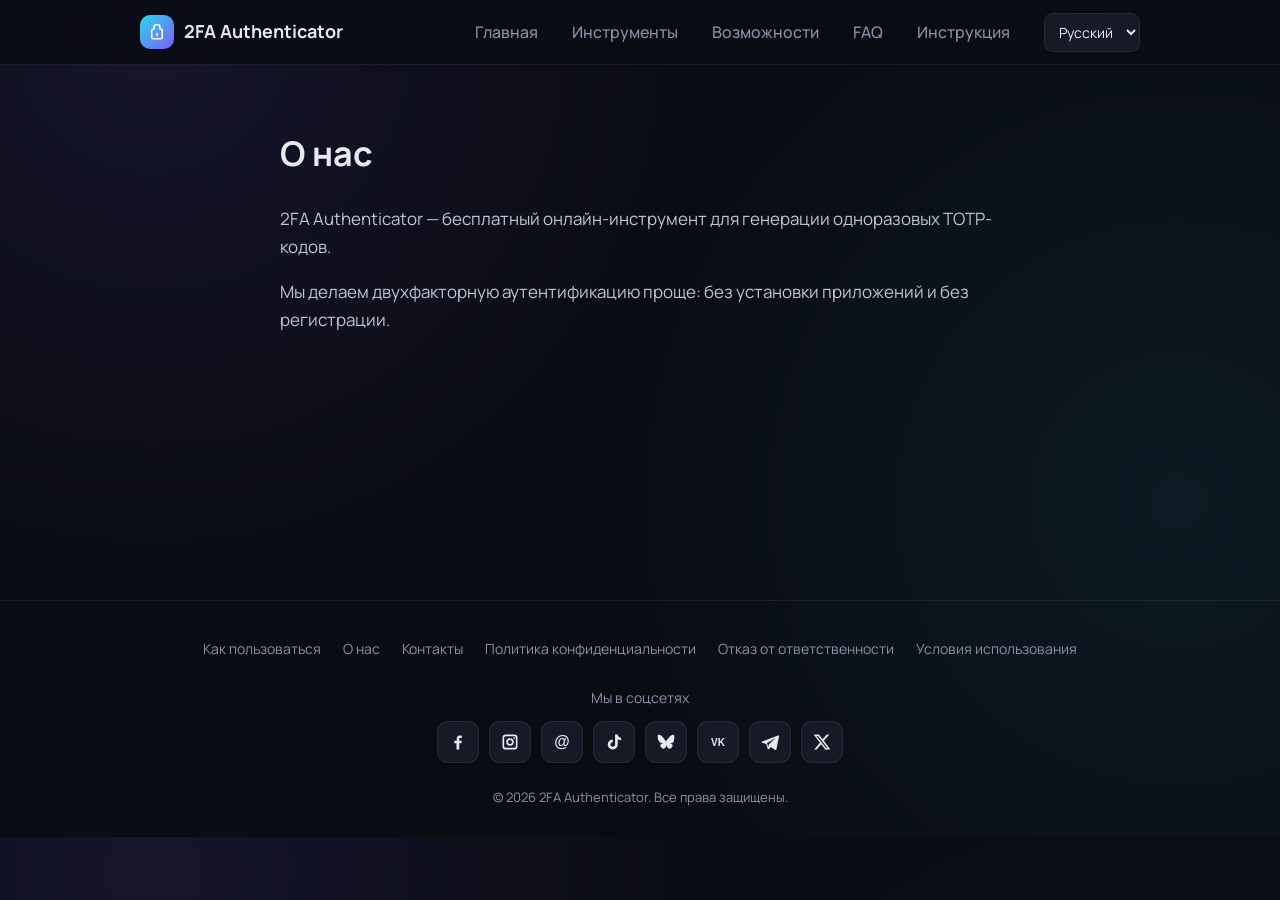
<file: about.html>
<!DOCTYPE html>
<html lang="ru">
<head>
<meta charset="UTF-8">
<meta name="viewport" content="width=device-width, initial-scale=1.0">
<title>2FA Authenticator</title>
<meta name="robots" content="index,follow">
<link rel="canonical" href="https://2faauth.org/about.html">
<link rel="preconnect" href="https://fonts.googleapis.com">
<link rel="preconnect" href="https://fonts.gstatic.com" crossorigin>
<link href="https://fonts.googleapis.com/css2?family=Manrope:wght@400;500;600;700;800&family=Noto+Sans+Arabic:wght@400;600;700&display=swap" rel="stylesheet">
<script src="assets/loader.js?v=20261006"></script>
<link rel="stylesheet" href="assets/site.css?v=20261006">
</head>
<body data-page="about">
<div id="hdr"></div>
<main class="doc" data-doc="about"></main>
<div id="ftr"></div>
<script src="assets/i18n.js?v=20261006"></script>
</body>
</html>
</file>
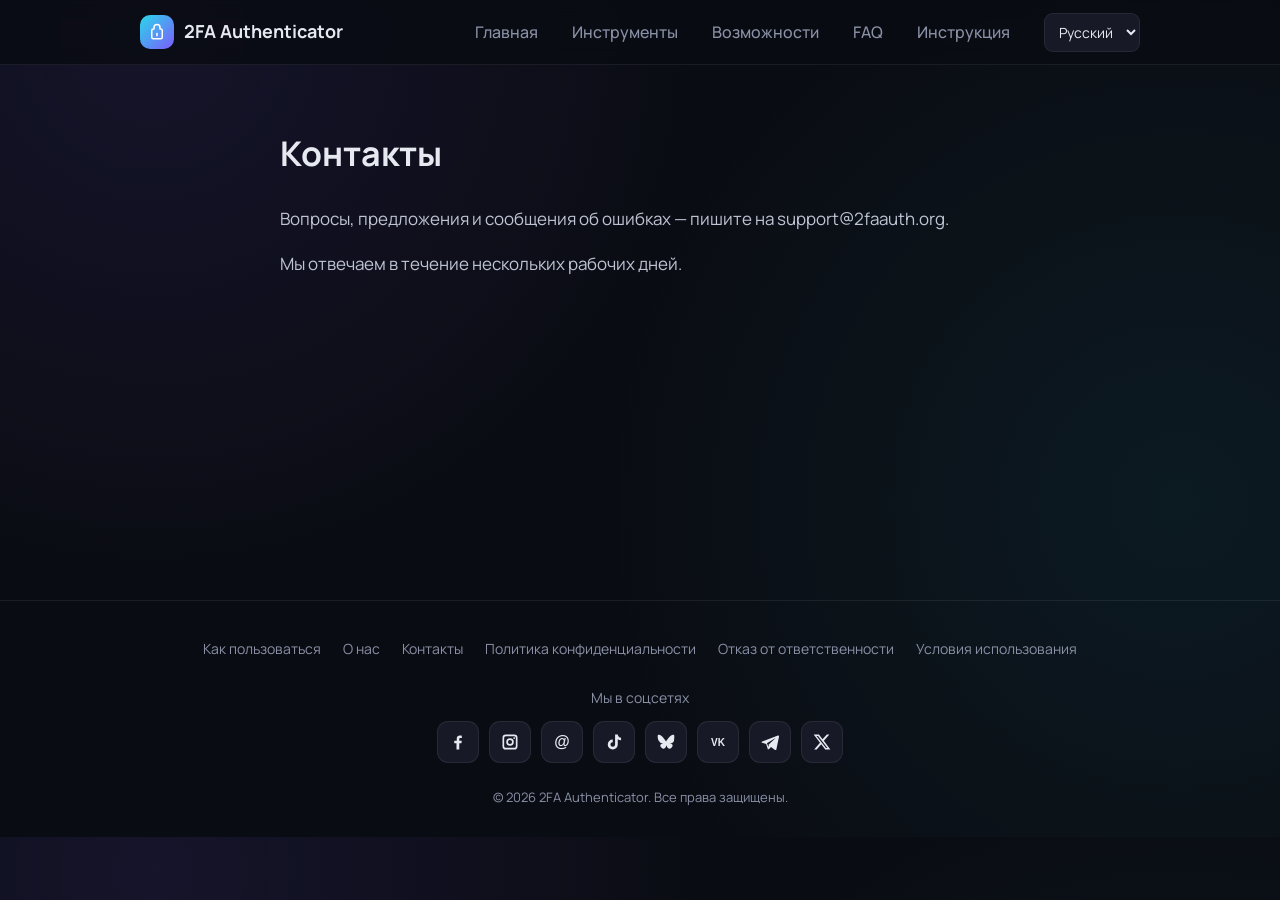
<file: contact.html>
<!DOCTYPE html>
<html lang="ru">
<head>
<meta charset="UTF-8">
<meta name="viewport" content="width=device-width, initial-scale=1.0">
<title>2FA Authenticator</title>
<meta name="robots" content="index,follow">
<link rel="canonical" href="https://2faauth.org/contact.html">
<link rel="preconnect" href="https://fonts.googleapis.com">
<link rel="preconnect" href="https://fonts.gstatic.com" crossorigin>
<link href="https://fonts.googleapis.com/css2?family=Manrope:wght@400;500;600;700;800&family=Noto+Sans+Arabic:wght@400;600;700&display=swap" rel="stylesheet">
<script src="assets/loader.js?v=20261006"></script>
<link rel="stylesheet" href="assets/site.css?v=20261006">
</head>
<body data-page="contact">
<div id="hdr"></div>
<main class="doc" data-doc="contact"></main>
<div id="ftr"></div>
<script src="assets/i18n.js?v=20261006"></script>
</body>
</html>
</file>
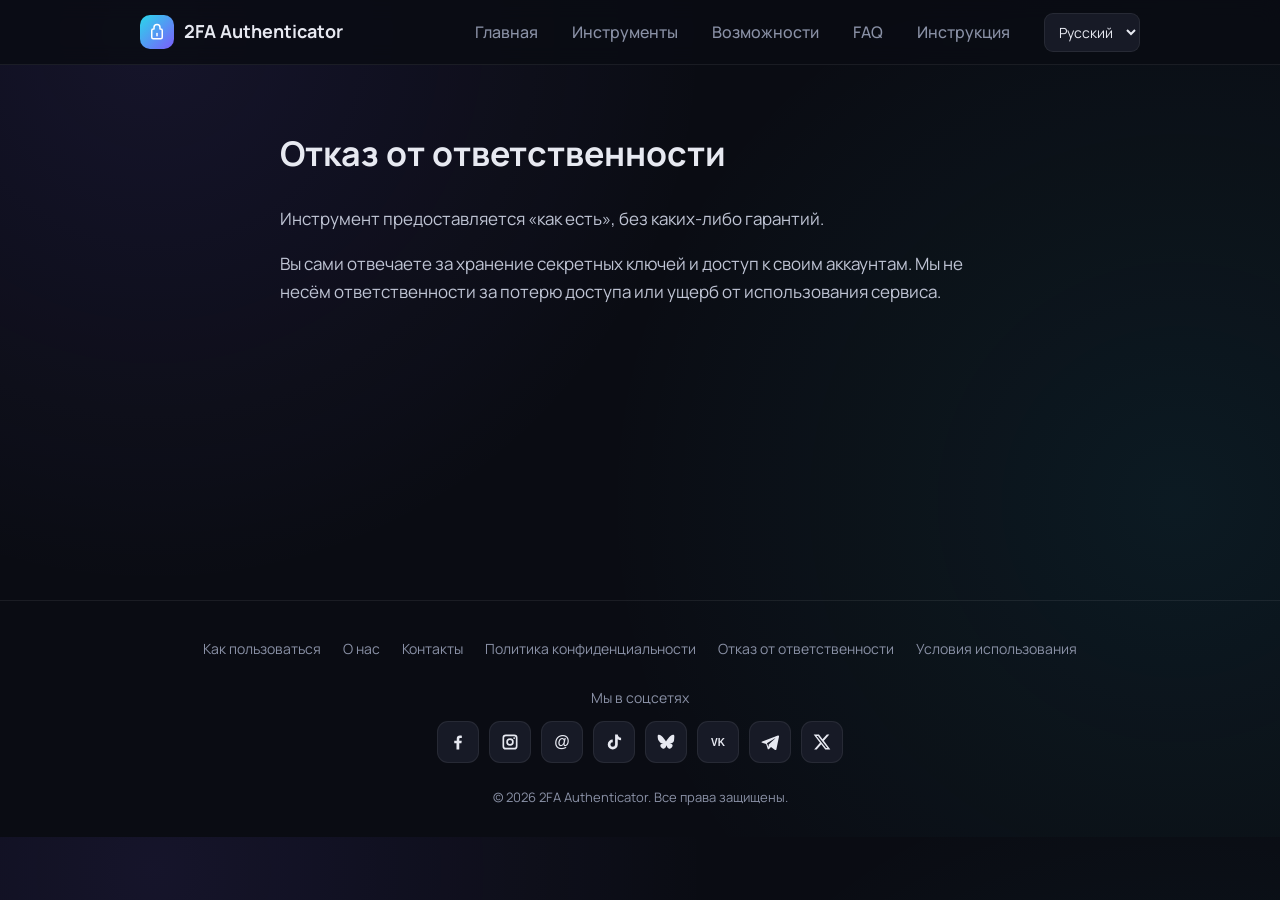
<file: disclaimer.html>
<!DOCTYPE html>
<html lang="ru">
<head>
<meta charset="UTF-8">
<meta name="viewport" content="width=device-width, initial-scale=1.0">
<title>2FA Authenticator</title>
<meta name="robots" content="index,follow">
<link rel="canonical" href="https://2faauth.org/disclaimer.html">
<link rel="preconnect" href="https://fonts.googleapis.com">
<link rel="preconnect" href="https://fonts.gstatic.com" crossorigin>
<link href="https://fonts.googleapis.com/css2?family=Manrope:wght@400;500;600;700;800&family=Noto+Sans+Arabic:wght@400;600;700&display=swap" rel="stylesheet">
<script src="assets/loader.js?v=20261006"></script>
<link rel="stylesheet" href="assets/site.css?v=20261006">
</head>
<body data-page="disclaimer">
<div id="hdr"></div>
<main class="doc" data-doc="disclaimer"></main>
<div id="ftr"></div>
<script src="assets/i18n.js?v=20261006"></script>
</body>
</html>
</file>
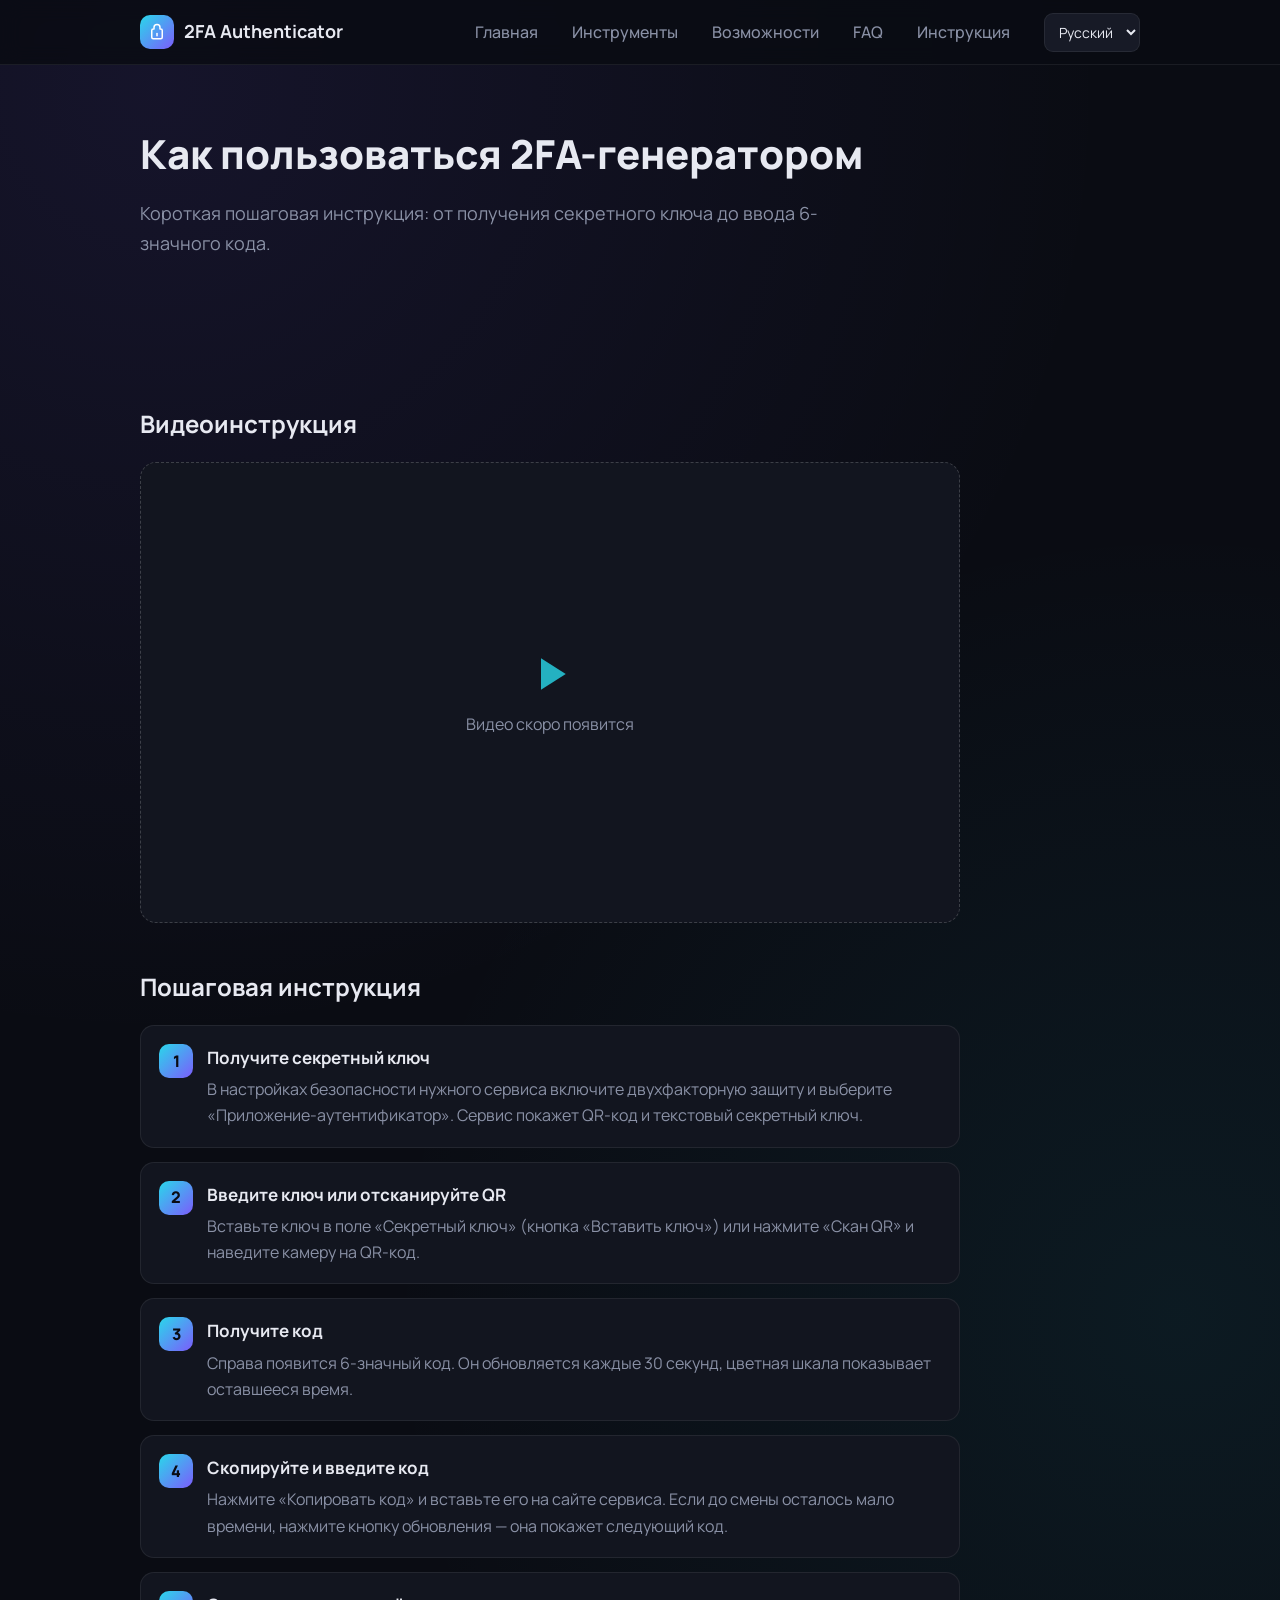
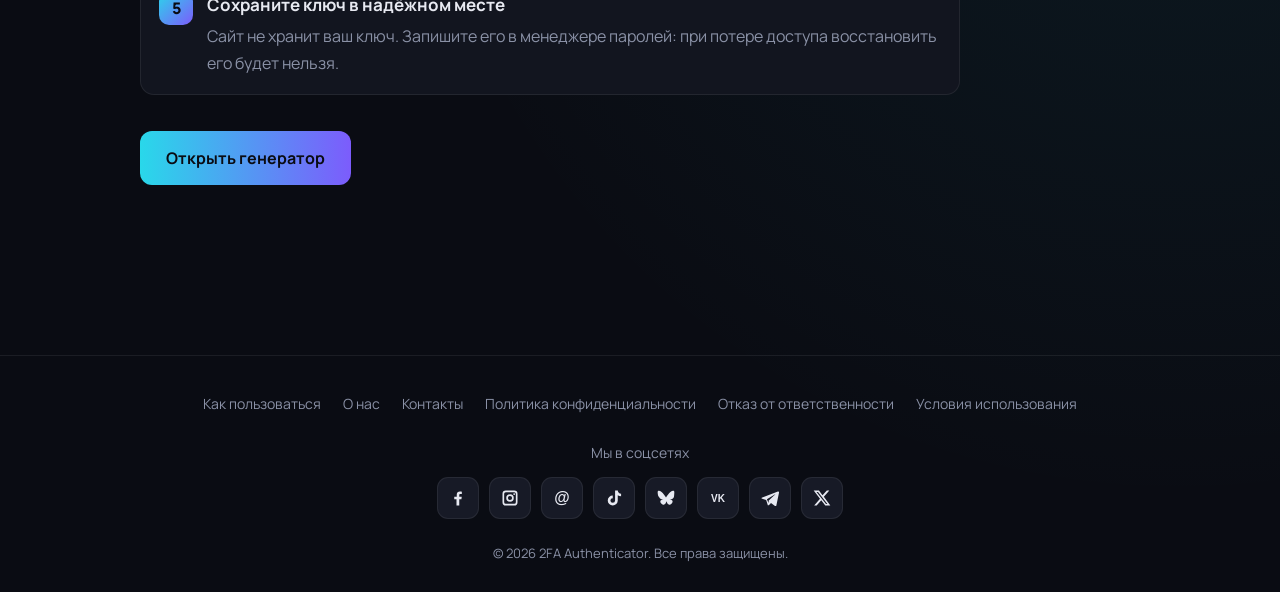
<file: guide.html>
<!DOCTYPE html>
<html lang="ru">
<head>
<meta charset="UTF-8">
<meta name="viewport" content="width=device-width, initial-scale=1.0">
<title>Как пользоваться 2FA-генератором — 2FA Authenticator</title>
<meta name="description" content="Короткая пошаговая инструкция: от получения секретного ключа до ввода 6-значного кода.">
<meta name="robots" content="index,follow">
<link rel="canonical" href="https://2faauth.org/guide.html">
<link rel="preconnect" href="https://fonts.googleapis.com">
<link rel="preconnect" href="https://fonts.gstatic.com" crossorigin>
<link href="https://fonts.googleapis.com/css2?family=Manrope:wght@400;500;600;700;800&family=JetBrains+Mono:wght@400;500;600&family=Noto+Sans+Arabic:wght@400;600;700&display=swap" rel="stylesheet">
<script src="assets/loader.js?v=20261006"></script>
<link rel="stylesheet" href="assets/site.css?v=20261006">
</head>
<body data-page="guide">
<div id="hdr"></div>
<main class="container guide">
  <h1 data-i18n="g_title"></h1>
  <p class="lead" data-i18n="g_intro"></p>

  <div class="container ads-wrap">
    <div class="ad ad-m" data-slot="top-m" data-size="320x100" data-label="Mobile · top · 320×100"></div>
    <div class="ad ad-d" data-slot="top-d" data-size="728x90" data-label="Desktop · top · 728×90"></div>
  </div>

  <h2 data-i18n="g_video"></h2>
  <!-- ▼ VIDEO: put your YouTube video ID below (e.g. dQw4w9WgXcQ). Leave empty to show the placeholder. -->
  <div class="video" id="videoBox"><div><svg viewBox="0 0 24 24"><path d="M8 5v14l11-7z"/></svg><span data-i18n="g_soon"></span></div></div>
  <script>
    var YT_ID = '';
    if (YT_ID) {
      var b = document.getElementById('videoBox');
      b.innerHTML = '<iframe src="https://www.youtube-nocookie.com/embed/' + YT_ID + '" title="Video guide" loading="lazy" allow="accelerometer; encrypted-media; gyroscope; picture-in-picture" allowfullscreen></iframe>';
      b.style.border = 'none';
    }
  </script>

  <h2 data-i18n="g_steps"></h2>
  <ol class="steps">
    <li data-pair="gs1"><h3></h3><p></p></li>
    <li data-pair="gs2"><h3></h3><p></p></li>
    <li data-pair="gs3"><h3></h3><p></p></li>
    <li data-pair="gs4"><h3></h3><p></p></li>
    <li data-pair="gs5"><h3></h3><p></p></li>
  </ol>
  <a class="btn" href="/#tools" data-i18n="g_open"></a>
<div class="container ads-wrap">
  <div class="ad ad-m" data-slot="bottom-m" data-size="300x250" data-label="Mobile · bottom · 300×250"></div>
  <div class="ad ad-d" data-slot="bottom-d" data-size="728x90" data-label="Desktop · bottom · 728×90"></div>
</div>
</main>
<div id="ftr"></div>
<aside class="ad ad-side ad-left" data-slot="left-d" data-size="160x600" data-label="Desktop · left sidebar · 160×600" aria-hidden="true"></aside>
<aside class="ad ad-side ad-right" data-slot="right-d" data-size="160x600" data-label="Desktop · right sidebar · 160×600" aria-hidden="true"></aside>
<script src="assets/ads.js?v=20261006" defer></script>
<script src="assets/i18n.js?v=20261006"></script>
</body>
</html>
</file>
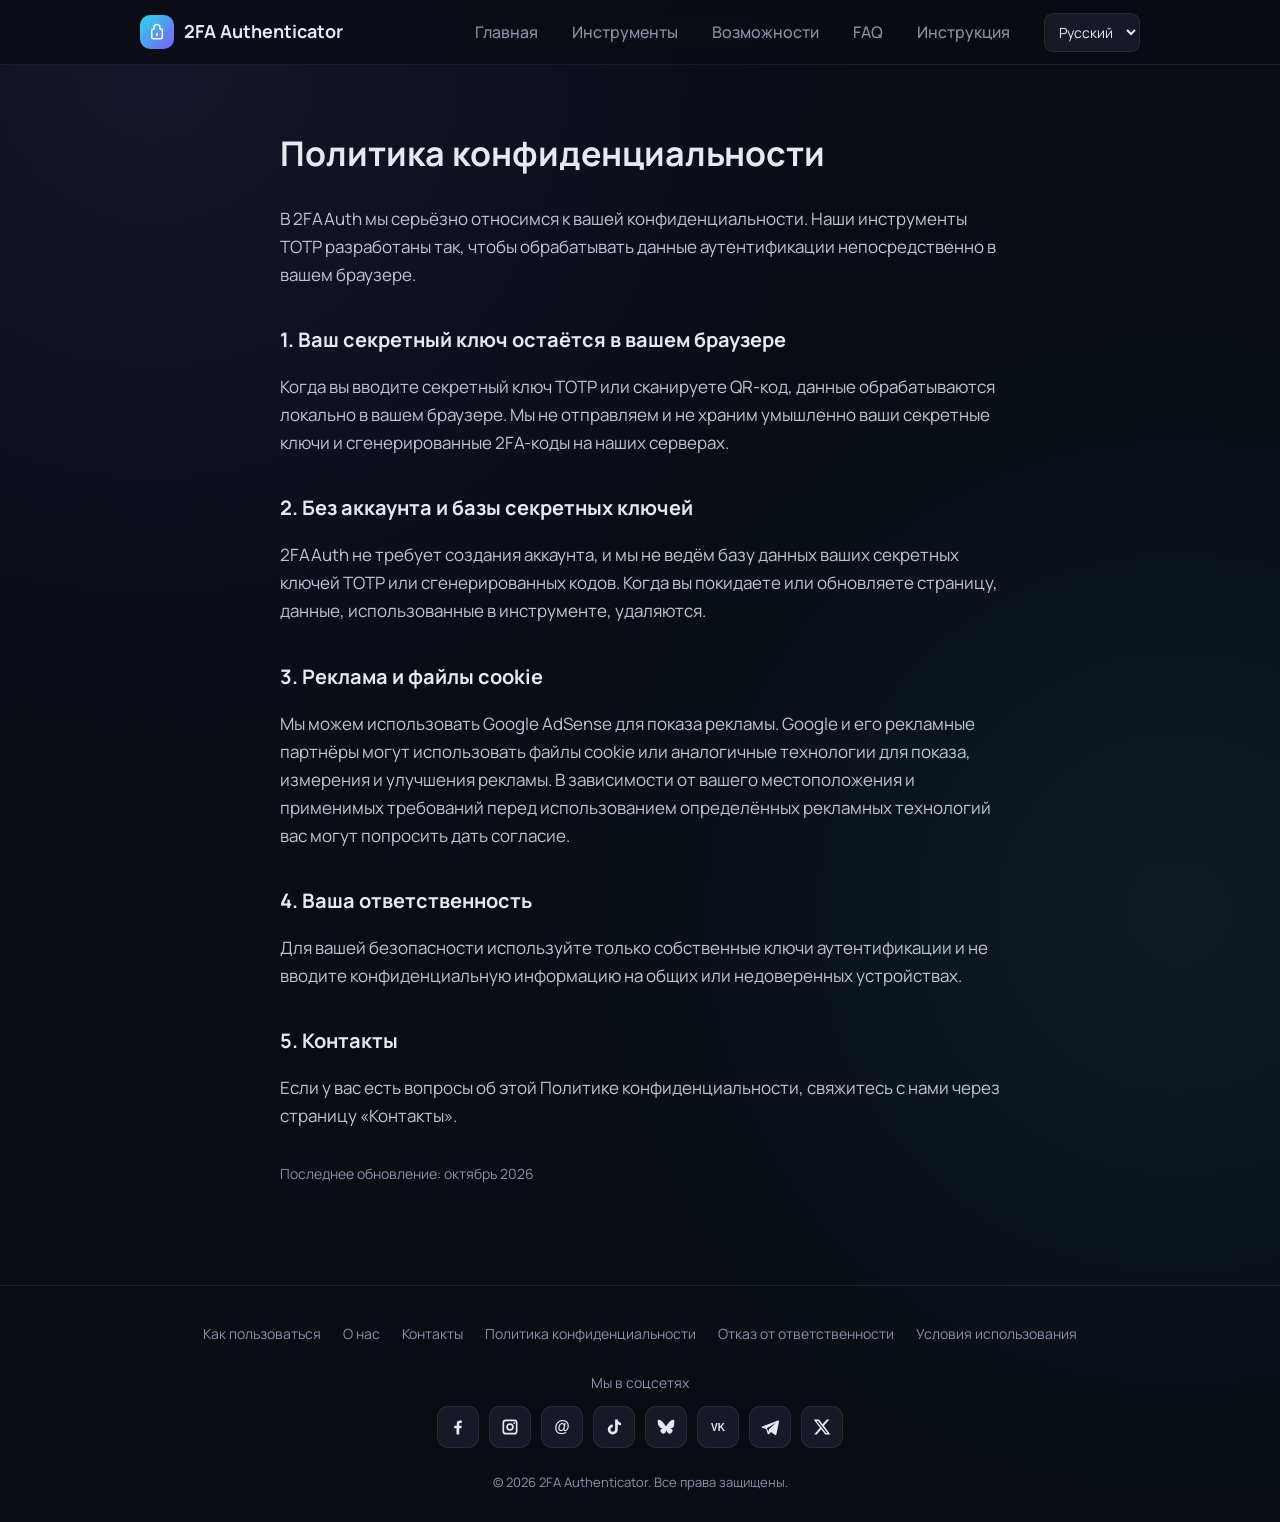
<file: privacy.html>
<!DOCTYPE html>
<html lang="ru">
<head>
<meta charset="UTF-8">
<meta name="viewport" content="width=device-width, initial-scale=1.0">
<title>2FA Authenticator</title>
<meta name="robots" content="index,follow">
<link rel="canonical" href="https://2faauth.org/privacy.html">
<link rel="preconnect" href="https://fonts.googleapis.com">
<link rel="preconnect" href="https://fonts.gstatic.com" crossorigin>
<link href="https://fonts.googleapis.com/css2?family=Manrope:wght@400;500;600;700;800&family=Noto+Sans+Arabic:wght@400;600;700&display=swap" rel="stylesheet">
<script src="assets/loader.js?v=20261006"></script>
<link rel="stylesheet" href="assets/site.css?v=20261006">
</head>
<body data-page="privacy">
<div id="hdr"></div>
<main class="doc" data-doc="privacy"></main>
<div id="ftr"></div>
<script src="assets/i18n.js?v=20261006"></script>
</body>
</html>
</file>
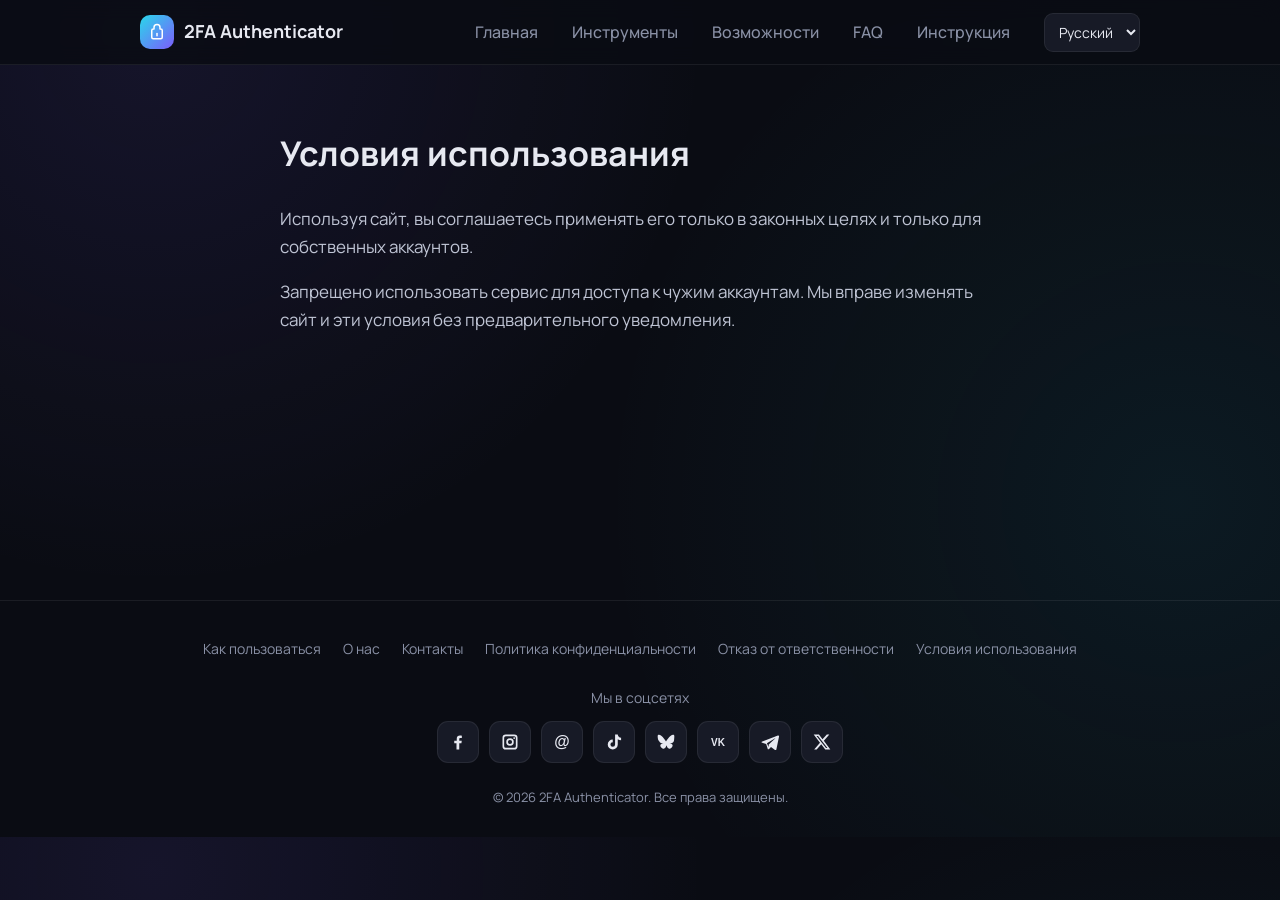
<file: terms.html>
<!DOCTYPE html>
<html lang="ru">
<head>
<meta charset="UTF-8">
<meta name="viewport" content="width=device-width, initial-scale=1.0">
<title>2FA Authenticator</title>
<meta name="robots" content="index,follow">
<link rel="canonical" href="https://2faauth.org/terms.html">
<link rel="preconnect" href="https://fonts.googleapis.com">
<link rel="preconnect" href="https://fonts.gstatic.com" crossorigin>
<link href="https://fonts.googleapis.com/css2?family=Manrope:wght@400;500;600;700;800&family=Noto+Sans+Arabic:wght@400;600;700&display=swap" rel="stylesheet">
<script src="assets/loader.js?v=20261006"></script>
<link rel="stylesheet" href="assets/site.css?v=20261006">
</head>
<body data-page="terms">
<div id="hdr"></div>
<main class="doc" data-doc="terms"></main>
<div id="ftr"></div>
<script src="assets/i18n.js?v=20261006"></script>
</body>
</html>
</file>
<file: assets/site.css>
:root{--bg:#0A0C13;--panel:#12151F;--line:rgba(255,255,255,.07);--ink:#E7E9F1;--dim:#8A91A6;--cyan:#29D8EA;--violet:#7C5CFC;--sans:'Manrope','Noto Sans Arabic',system-ui,sans-serif;--mono:'JetBrains Mono',monospace}
*{box-sizing:border-box}html{scroll-behavior:smooth;scroll-padding-top:80px}
body{margin:0;background:radial-gradient(circle at 12% 4%,rgba(124,92,252,.10),transparent 40%),radial-gradient(circle at 92% 60%,rgba(41,216,234,.07),transparent 45%),var(--bg);color:var(--ink);font-family:var(--sans);line-height:1.65}
a{color:inherit;text-decoration:none}a:focus-visible,select:focus-visible,summary:focus-visible{outline:2px solid var(--cyan);outline-offset:3px}
.container{max-width:1040px;margin:0 auto;padding:0 20px}
header.top{position:sticky;top:0;z-index:20;background:rgba(10,12,19,.85);backdrop-filter:blur(10px);border-bottom:1px solid var(--line)}
.top .container{display:flex;align-items:center;gap:12px 20px;min-height:64px;padding-top:10px;padding-bottom:10px;flex-wrap:wrap}
.logo{display:flex;align-items:center;gap:10px;font-weight:700;font-size:18px}
.logo i{width:34px;height:34px;border-radius:10px;background:linear-gradient(135deg,var(--cyan),var(--violet));display:flex;align-items:center;justify-content:center}
.logo svg{width:18px;height:18px;color:#fff}
.top nav{display:flex;gap:6px;margin-inline-start:auto;overflow-x:auto}
.top nav a{padding:8px 14px;border-radius:9px;color:var(--dim);font-weight:500;white-space:nowrap}
.top nav a:hover{color:var(--ink);background:rgba(255,255,255,.05)}
.top select{background:#171A26;color:var(--ink);border:1px solid var(--line);border-radius:9px;padding:8px 10px;font:inherit;font-size:14px;cursor:pointer}
@media(max-width:700px){.top nav{order:3;width:100%;margin:0}.top .container{gap:8px 10px;padding-top:12px;padding-bottom:8px}.top select{margin-inline-start:auto}}
.hero{padding-top:36px;padding-bottom:0}.hero>*{max-width:740px}
.hero h1{font-size:clamp(30px,5vw,48px);line-height:1.15;margin:0 0 18px;font-weight:800;letter-spacing:-.5px}
.hero p{color:var(--dim);font-size:18px;margin:0}
section{padding:48px 0}
section>.container>h2{font-size:28px;margin:0 0 24px;font-weight:700}
.grid{display:grid;grid-template-columns:repeat(auto-fit,minmax(220px,1fr));gap:16px}
.card{background:var(--panel);border:1px solid var(--line);border-radius:14px;padding:22px}
.card h3{margin:0 0 8px;font-size:17px}.card p{margin:0;color:var(--dim);font-size:15px}
details{background:var(--panel);border:1px solid var(--line);border-radius:12px;margin-bottom:10px;padding:0 20px}
summary{cursor:pointer;padding:16px 0;font-weight:600;list-style:none;display:flex;justify-content:space-between;gap:12px}
summary::-webkit-details-marker{display:none}
summary::after{content:'+';color:var(--cyan);font-size:24px;line-height:1;flex:none;transition:transform .3s cubic-bezier(.2,.8,.2,1)}
details{transition:border-color .3s ease,background-color .3s ease}
details:hover{border-color:rgba(41,216,234,.25)}
details.is-open{border-color:rgba(41,216,234,.4);background:#141826}
details.is-open summary::after{transform:rotate(45deg)}
details p{margin:0 0 16px;color:var(--dim)}
.doc{max-width:760px;margin:0 auto;padding:60px 20px;min-height:55vh}
.doc h1{font-size:34px;margin:0 0 24px}.doc p{color:#BFC4D4;font-size:17px}
footer.bot{border-top:1px solid var(--line);margin-top:40px;padding:36px 0 28px;text-align:center}
.flinks{display:flex;flex-wrap:wrap;gap:8px 22px;justify-content:center;margin-bottom:26px}
.flinks a{color:var(--dim);font-size:14px}.flinks a:hover{color:var(--cyan)}
.follow{font-size:14px;color:var(--dim);margin-bottom:12px}
.social{display:flex;flex-wrap:wrap;gap:10px;justify-content:center;margin-bottom:24px}
.social a{width:42px;height:42px;border-radius:11px;background:#171A26;border:1px solid var(--line);display:flex;align-items:center;justify-content:center;color:var(--ink);transition:.15s}
.social a:hover{color:#0A0C13;background:var(--cyan);border-color:var(--cyan)}
.social svg{width:20px;height:20px;fill:currentColor}
.copy{font-size:13px;color:var(--dim)}
@media(prefers-reduced-motion:reduce){html{scroll-behavior:auto}}

/* ---- tool ---- */
.tool{--field:#0B0D14;--ink-faint:#4B5163;--danger:#FF6B6B}
.tool button{-webkit-tap-highlight-color:transparent}.tool button:focus{outline:none}.tool button:focus-visible{outline:2px solid var(--cyan);outline-offset:2px}
.panel{background:var(--panel);border:1px solid var(--line);border-radius:18px;display:grid;grid-template-columns:1fr 1fr;overflow:hidden;box-shadow:0 24px 60px -32px rgba(0,0,0,.6)}
@media(max-width:620px){.panel{grid-template-columns:1fr}.col-left{border-inline-end:none!important;border-bottom:1px solid var(--line)}}
.col{padding:32px 30px}.col-left{border-inline-end:1px solid var(--line)}
.col-label{font-family:var(--mono);font-size:13px;font-weight:600;letter-spacing:1.2px;color:var(--cyan);display:flex;align-items:center;gap:7px;margin-bottom:16px}
.col-label svg{width:14px;height:14px}
.label-row{display:flex;align-items:center;justify-content:space-between}
.code-row{display:flex;align-items:stretch;gap:12px;margin:14px 0 18px}
.refresh-pill{flex:0 0 auto;width:56px;height:56px;padding:0!important;flex:none!important;display:flex;align-items:center;justify-content:center}
.refresh-pill svg{width:20px;height:20px}.refresh-pill.spinning svg{animation:spin360 .6s ease-out}
@keyframes spin360{to{transform:rotate(360deg)}}
.timer-pill{font-family:var(--mono);font-size:14px;font-weight:600;background:rgba(255,255,255,.05);border:1px solid var(--line);border-radius:20px;padding:5px 13px;display:flex;align-items:center;gap:7px;transition:color .9s linear,background-color .9s linear,border-color .9s linear}
.timer-pill .dot{width:7px;height:7px;border-radius:50%;background:currentColor}
textarea.key-input{width:100%;height:120px;resize:none;background:var(--field);border:1px solid var(--line);border-radius:12px;padding:16px 44px 16px 16px;color:var(--ink);font-family:var(--mono);font-size:16px;letter-spacing:.6px;outline:none;transition:border-color .15s,box-shadow .15s;direction:ltr;text-align:left}
textarea.key-input::placeholder{color:var(--ink-faint)}
textarea.key-input:focus{border-color:var(--cyan);box-shadow:0 0 0 3px rgba(41,216,234,.12)}
textarea.key-input.invalid{border-color:var(--danger)}
.key-input-wrap{position:relative}
.clear-key-btn{position:absolute;top:10px;right:10px;width:26px;height:26px;display:none;align-items:center;justify-content:center;border:none;border-radius:7px;background:rgba(255,255,255,.06);color:var(--dim);cursor:pointer;padding:0;transition:.15s}
.clear-key-btn svg{width:14px;height:14px}.clear-key-btn:hover{background:rgba(255,107,107,.15);color:var(--danger)}
.key-input-wrap.has-value .clear-key-btn{display:flex}
.action-row{display:flex;gap:12px;margin-top:14px}
.btn-secondary{flex:1;display:flex;align-items:center;justify-content:center;gap:9px;padding:14px 12px;border-radius:12px;background:#171A26;border:1px solid var(--line);color:var(--ink);font-family:var(--sans);font-weight:500;font-size:16px;cursor:pointer;transition:.15s}
.btn-secondary:hover{border-color:rgba(41,216,234,.4);background:#1B1F2D}.btn-secondary svg{width:18px;height:18px;flex-shrink:0}
.seg-bar{position:relative;height:20px;border-radius:4px;overflow:hidden;margin-bottom:24px;background:#1B1E2A;direction:ltr}
.seg-fill{position:absolute;inset:0;background:linear-gradient(90deg,hsl(210,85%,60%) 0%,hsl(255,78%,64%) 35%,hsl(32,90%,58%) 70%,hsl(0,72%,32%) 100%)}
.seg-glow{position:absolute;inset:0;z-index:1;pointer-events:none;mix-blend-mode:screen;background:repeating-linear-gradient(100deg,transparent 0%,transparent 6%,rgba(255,255,255,.55) 8%,transparent 10%,transparent 22%);background-size:220% 100%;animation:shimmer 2.6s linear infinite,glowPulse 1.1s ease-in-out infinite}
@keyframes shimmer{to{background-position:-220% 0}}
@keyframes glowPulse{0%,100%{opacity:.7}45%{opacity:1}55%{opacity:.5}}
.seg-cover{position:absolute;top:0;right:0;bottom:0;width:100%;z-index:2;background:#1B1E2A}
.seg-ticks{position:absolute;inset:0;pointer-events:none;z-index:3;background-image:repeating-linear-gradient(90deg,transparent 0,transparent calc(100%/30 - 2px),var(--panel) calc(100%/30 - 2px),var(--panel) calc(100%/30))}
.seg-head{position:absolute;top:50%;left:0;width:7px;height:32px;border-radius:3px;background:#F2FBFF;transform:translate(-50%,-50%);z-index:4;pointer-events:none;box-shadow:0 0 6px 2px rgba(255,255,255,.9),0 0 16px 6px var(--head-glow,rgba(41,216,234,.85)),0 0 30px 12px var(--head-glow,rgba(41,216,234,.5));animation:flicker .9s ease-in-out infinite}
@keyframes flicker{0%,100%{opacity:1}50%{opacity:.55}}
.code-box{flex:1;min-width:0;background:var(--field);border:1px solid var(--line);border-radius:12px;height:56px;display:flex;align-items:center;justify-content:center;direction:ltr}
.otp{font-family:var(--mono);font-size:24px;font-weight:600;letter-spacing:4px}.otp.placeholder{color:var(--ink-faint);letter-spacing:5px}
.btn-primary{width:100%;padding:17px;border:none;border-radius:12px;background:linear-gradient(90deg,var(--cyan),var(--violet));color:#0A0C13;font-family:var(--sans);font-weight:700;font-size:16px;cursor:pointer;display:flex;align-items:center;justify-content:center;gap:10px;transition:filter .15s,transform .1s}
.btn-primary:hover{filter:brightness(1.08)}.btn-primary:active{transform:scale(.99)}
.btn-primary:disabled{background:#23273a;color:var(--ink-faint);cursor:not-allowed;filter:none}.btn-primary svg{width:18px;height:18px}
.scan-overlay{position:fixed;inset:0;background:rgba(5,6,10,.88);display:none;align-items:center;justify-content:center;z-index:50;padding:20px}.scan-overlay.show{display:flex}
.scan-card{background:var(--panel);border:1px solid var(--line);border-radius:16px;padding:18px;max-width:360px;width:100%}
.scan-card video{width:100%;border-radius:10px;background:#000}
.scan-status{font-family:var(--mono);font-size:12px;color:var(--dim);text-align:center;margin:12px 0}
.scan-close{width:100%;padding:10px;border-radius:9px;background:#171A26;border:1px solid var(--line);color:var(--ink);font-family:var(--sans);font-size:14px;cursor:pointer}
.toast{position:fixed;bottom:26px;left:50%;transform:translateX(-50%) translateY(10px);background:#171A26;border:1px solid var(--line);color:var(--ink);padding:10px 18px;border-radius:10px;font-size:14px;opacity:0;pointer-events:none;transition:.25s;z-index:60}
.toast.show{opacity:1;transform:translateX(-50%) translateY(0)}

/* ---- guide ---- */
.btn{display:inline-block;background:linear-gradient(90deg,var(--cyan),var(--violet));color:#0A0C13;font-weight:700;padding:14px 26px;border-radius:12px}.btn:hover{filter:brightness(1.08)}
.guide{padding:56px 20px 20px}.guide h1{font-size:clamp(28px,4.5vw,40px);margin:0 0 12px;font-weight:800}.guide .lead{color:var(--dim);font-size:18px;margin:0 0 36px;max-width:680px}.guide h2{font-size:24px;margin:0 0 18px}
.video{position:relative;aspect-ratio:16/9;max-width:820px;background:var(--panel);border:1px dashed rgba(255,255,255,.18);border-radius:16px;overflow:hidden;display:flex;align-items:center;justify-content:center;color:var(--dim);margin-bottom:44px}
.video iframe{position:absolute;inset:0;width:100%;height:100%;border:0}.video svg{width:54px;height:54px;fill:var(--cyan);opacity:.8;display:block;margin:0 auto 10px}.video div{text-align:center}
ol.steps{list-style:none;counter-reset:s;padding:0;margin:0 0 36px;display:grid;gap:14px;max-width:820px}
ol.steps li{counter-increment:s;background:var(--panel);border:1px solid var(--line);border-radius:14px;padding:18px 20px 18px 66px;position:relative}
ol.steps li::before{content:counter(s);position:absolute;inset-inline-start:18px;top:18px;width:34px;height:34px;border-radius:10px;background:linear-gradient(135deg,var(--cyan),var(--violet));color:#0A0C13;font-weight:800;display:flex;align-items:center;justify-content:center}
[dir=rtl] ol.steps li{padding:18px 66px 18px 20px}
ol.steps h3{margin:0 0 4px;font-size:17px}ol.steps p{margin:0;color:var(--dim)}

/* ---- 404 ---- */
.nf{max-width:640px;margin:0 auto;padding:90px 20px 60px;text-align:center;min-height:60vh}
.nf .code{font-size:clamp(90px,22vw,160px);font-weight:800;line-height:1;letter-spacing:-4px;background:linear-gradient(135deg,var(--cyan),var(--violet));-webkit-background-clip:text;background-clip:text;color:transparent;margin:0 0 8px}
.nf h1{font-size:clamp(24px,5vw,32px);margin:0 0 12px}.nf p{color:var(--dim);font-size:17px;margin:0 0 28px}

/* ---- QR scan animation ---- */
.scan-frame{position:relative;aspect-ratio:1/1;border-radius:14px;overflow:hidden;background:#000;box-shadow:0 0 0 1px rgba(57,255,160,.4),0 0 26px rgba(41,216,234,.28)}
.scan-card .scan-frame video{width:100%;height:100%;object-fit:cover;border-radius:0;display:block}
.scan-frame .c{position:absolute;width:34px;height:34px;border:3px solid #39FFA0;filter:drop-shadow(0 0 6px #39FFA0);pointer-events:none}
.scan-frame .tl{top:10px;left:10px;border-right:0;border-bottom:0;border-top-left-radius:10px}
.scan-frame .tr{top:10px;right:10px;border-left:0;border-bottom:0;border-top-right-radius:10px;border-color:#3D8BFF;filter:drop-shadow(0 0 6px #3D8BFF)}
.scan-frame .bl{bottom:10px;left:10px;border-right:0;border-top:0;border-bottom-left-radius:10px;border-color:#3D8BFF;filter:drop-shadow(0 0 6px #3D8BFF)}
.scan-frame .br{bottom:10px;right:10px;border-left:0;border-top:0;border-bottom-right-radius:10px}
.scan-line{position:absolute;left:8%;right:8%;top:8%;height:3px;border-radius:3px;pointer-events:none;background:linear-gradient(90deg,transparent,#39FFA0 25%,#29D8EA 55%,#3D8BFF 80%,transparent);box-shadow:0 0 12px 3px rgba(57,255,160,.7),0 0 28px 8px rgba(61,139,255,.5);animation:scanMove 2.2s ease-in-out infinite alternate}
@keyframes scanMove{from{top:8%}to{top:calc(92% - 3px)}}
@media(prefers-reduced-motion:reduce){.scan-line{animation:none;top:50%}}

/* ---- errors ---- */
[hidden]{display:none!important}
.key-error{margin-top:10px;padding:9px 12px;border-radius:10px;font-size:13.5px;line-height:1.45;color:#FFB4B4;background:rgba(255,107,107,.1);border:1px solid rgba(255,107,107,.3)}
.scan-status.err{color:#FFB4B4;background:rgba(255,107,107,.1);border:1px solid rgba(255,107,107,.3);border-radius:10px;padding:10px 12px;font-family:var(--sans);font-size:13.5px;line-height:1.45}
.scan-frame.bad{box-shadow:0 0 0 2px #FF6B6B,0 0 26px rgba(255,107,107,.4)}
.scan-frame.bad .scan-line{opacity:.25}
.scan-error{text-align:center;padding:18px 6px 6px}
.scan-error svg{width:54px;height:54px;color:#FF8A8A;margin-bottom:10px}
.scan-error h3{margin:0 0 8px;font-size:18px}.scan-error p{margin:0 0 10px;color:var(--dim);font-size:14.5px;line-height:1.55}
.scan-error .hint{font-size:13px;background:rgba(255,255,255,.05);border-radius:10px;padding:10px 12px}
.btn-retry{margin:6px 0 14px;padding:12px 22px;border:none;border-radius:11px;background:linear-gradient(90deg,var(--cyan),var(--violet));color:#0A0C13;font-family:var(--sans);font-weight:700;font-size:15px;cursor:pointer}

.doc h2{font-size:20px;margin:34px 0 10px}.doc .meta{color:var(--dim);font-size:14px;margin:32px 0 0}

/* ---- ad system ---- */
.ads-wrap{padding-top:10px;padding-bottom:10px}
.ad{display:none;margin:0 auto;text-align:center;overflow:hidden}
.ad-m{display:block}
@media(min-width:768px){.ad-m{display:none}.ad-d{display:block}}
.ad-side{display:none;position:fixed;top:90px;width:160px;z-index:5}
@media(min-width:1480px){.ad-side{display:block}.ad-left{right:calc(50% + 540px)}.ad-right{left:calc(50% + 540px)}}
.ads-debug .ad{outline:2px dashed rgba(41,216,234,.7);background:rgba(41,216,234,.06)}
.ads-debug .ad::before{content:attr(data-label);display:block;padding:8px;font:600 12px 'JetBrains Mono',monospace;color:#29D8EA;word-break:break-word}

/* ---- reload button: neon ring while recalculating ---- */
.refresh-pill .mini-ring{display:none;width:24px;height:24px;border-radius:50%;border:3px solid rgba(255,255,255,.1);border-top-color:#39FFA0;border-right-color:#3D8BFF;box-shadow:0 0 10px rgba(57,255,160,.55);animation:plspin .7s linear infinite}
.refresh-pill.busy svg{display:none}.refresh-pill.busy .mini-ring{display:block}
@keyframes plspin{to{transform:rotate(360deg)}}

.ads-top{padding-top:28px}
</file>
